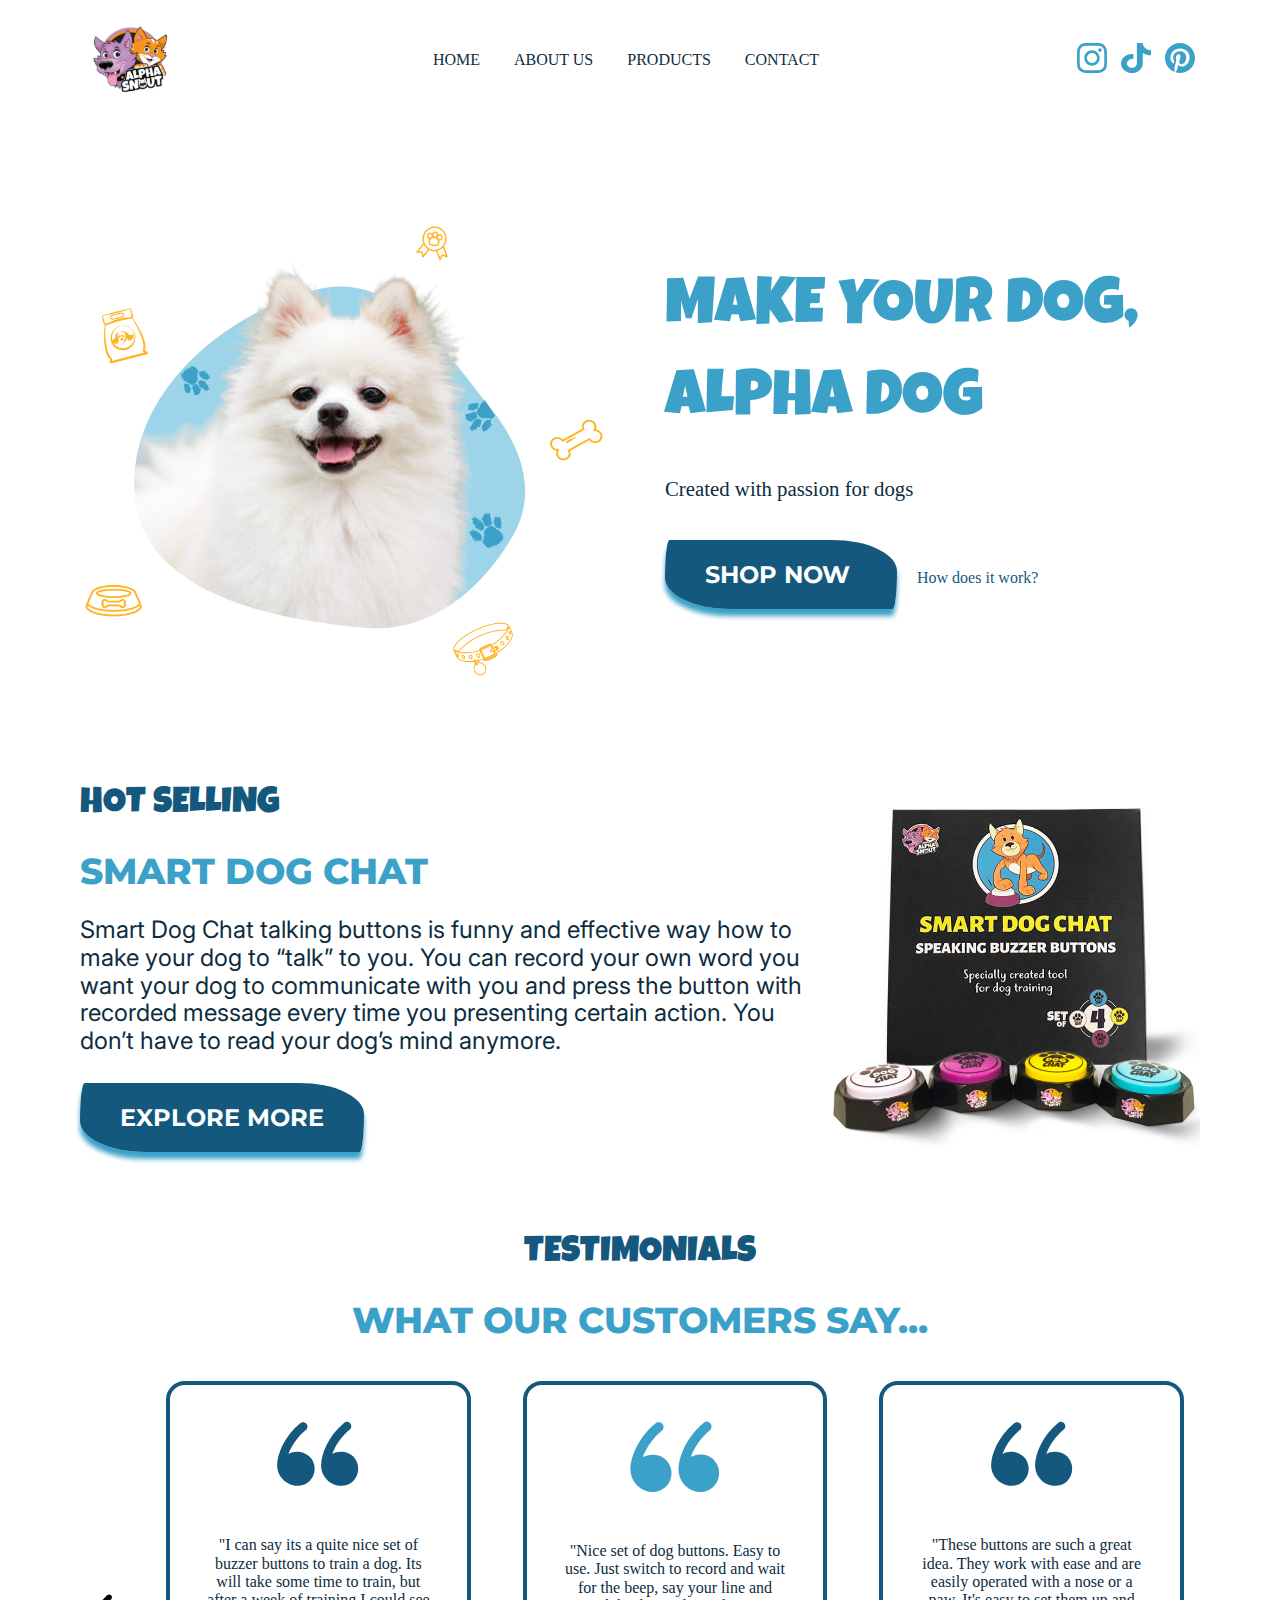
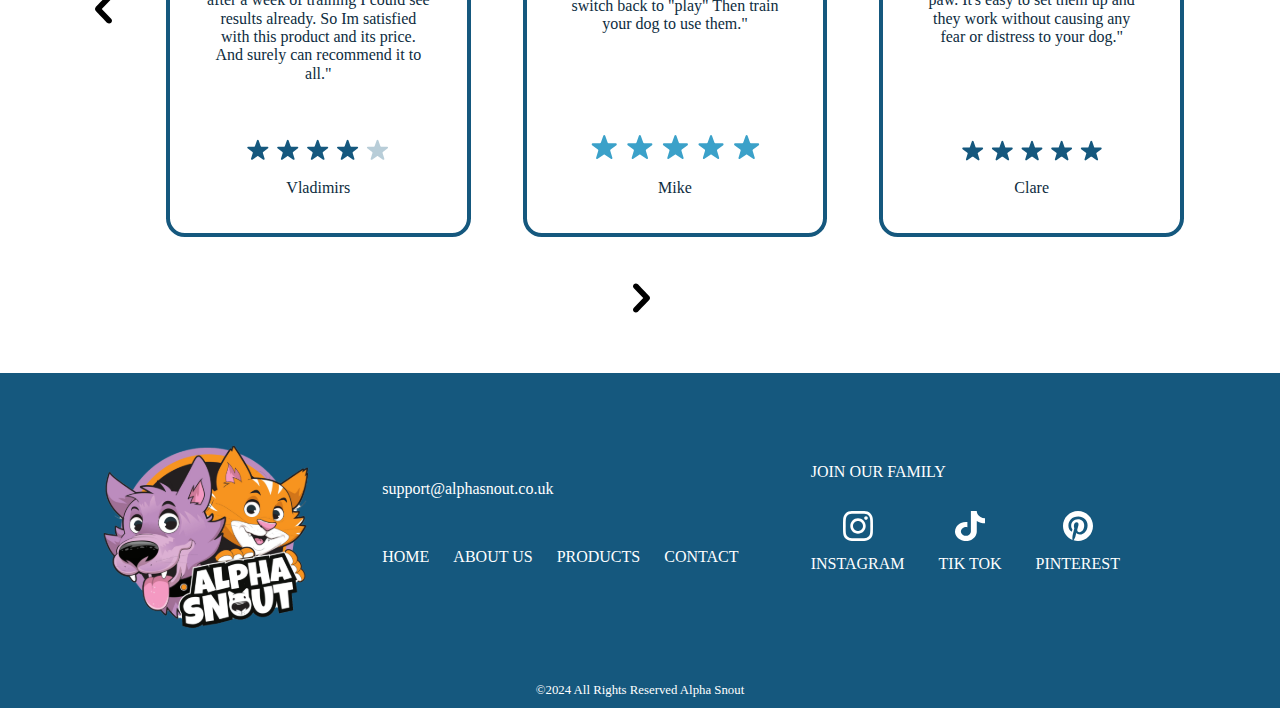
<file: index.html>
<!DOCTYPE html>
<html lang="en">
  <head>
    <meta charset="UTF-8" />
    <meta name="viewport" content="width=device-width, initial-scale=1.0" />
    <title>Alpha Snout</title>
    <link rel="preconnect" href="https://fonts.googleapis.com" />
    <link rel="preconnect" href="https://fonts.gstatic.com" crossorigin />
    <link
      href="https://fonts.googleapis.com/css2?family=Inter:wght@400;700;800&display=swap"
      rel="stylesheet"
    />
    <link
      href="https://fonts.googleapis.com/css2?family=Luckiest+Guy&display=swap"
      rel="stylesheet"
    />
    <link
      href="https://fonts.googleapis.com/css2?family=Montserrat:wght@400;500;600;700;800&display=swap"
      rel="stylesheet"
    />
    <link rel="stylesheet" href="shared.css" />
    <link rel="stylesheet" href="normalize.css" />
    <link rel="stylesheet" href="styles.css" />
    <link
      rel="icon"
      href="assets/alpha snout logo copy 2.png"
      type="image/x-icon"
    />
  </head>

  <body>
    <header class="header">
      <div class="logo">
        <a href="index.html">
          <img
            class="header-logo"
            src="assets/logo footer.svg"
            alt="Website Logo"
          />
        </a>
      </div>
      <nav class="header-nav">
        <ul class="header-ul">
          <li class="header-li"><a href="index.html">Home</a></li>
          <li class="header-li"><a href="pages/about.html">About Us</a></li>
          <li class="header-li"><a href="pages/products.html">Products</a></li>
          <li class="header-li"><a href="pages/contact.html">Contact</a></li>
        </ul>

        <div class="hamburger">
          <span class="bar"></span>
          <span class="bar"></span>
          <span class="bar"></span>
        </div>
      </nav>
      <div class="social-icons">
        <a
          href="https://www.instagram.com/alphasnout"
          target="_blank"
          rel="noopener noreferrer"
        >
          <svg
            width="30"
            height="30"
            viewBox="0 0 30 30"
            fill="none"
            xmlns="http://www.w3.org/2000/svg"
          >
            <path
              id="Vector"
              d="M15.0033 7.30838C10.7468 7.30838 7.31344 10.7425 7.31344 15C7.31344 19.2575 10.7468 22.6916 15.0033 22.6916C19.2599 22.6916 22.6933 19.2575 22.6933 15C22.6933 10.7425 19.2599 7.30838 15.0033 7.30838ZM15.0033 20.0006C12.2527 20.0006 10.0039 17.758 10.0039 15C10.0039 12.242 12.246 9.99944 15.0033 9.99944C17.7607 9.99944 20.0028 12.242 20.0028 15C20.0028 17.758 17.754 20.0006 15.0033 20.0006ZM24.8015 6.99375C24.8015 7.99119 23.9983 8.7878 23.0078 8.7878C22.0106 8.7878 21.2142 7.98449 21.2142 6.99375C21.2142 6.00301 22.0173 5.19971 23.0078 5.19971C23.9983 5.19971 24.8015 6.00301 24.8015 6.99375ZM29.8946 8.81457C29.7808 6.41136 29.232 4.28261 27.4718 2.52873C25.7184 0.774852 23.5901 0.225929 21.1874 0.105433C18.7111 -0.0351445 11.2889 -0.0351445 8.8126 0.105433C6.41662 0.219235 4.28834 0.768158 2.52817 2.52203C0.767987 4.27591 0.225878 6.40466 0.10541 8.80788C-0.0351366 11.2847 -0.0351366 18.7086 0.10541 21.1854C0.219186 23.5886 0.767987 25.7174 2.52817 27.4713C4.28834 29.2251 6.40993 29.7741 8.8126 29.8946C11.2889 30.0351 18.7111 30.0351 21.1874 29.8946C23.5901 29.7808 25.7184 29.2318 27.4718 27.4713C29.2253 25.7174 29.7741 23.5886 29.8946 21.1854C30.0351 18.7086 30.0351 11.2914 29.8946 8.81457ZM26.6955 23.843C26.1735 25.1551 25.1629 26.1659 23.8444 26.6947C21.8701 27.478 17.1852 27.2972 15.0033 27.2972C12.8215 27.2972 8.12995 27.4713 6.1623 26.6947C4.85053 26.1726 3.83993 25.1618 3.31121 23.843C2.52817 21.8682 2.70887 17.1823 2.70887 15C2.70887 12.8177 2.53486 8.12507 3.31121 6.15698C3.83324 4.84492 4.84384 3.8341 6.1623 3.30525C8.13664 2.52203 12.8215 2.70278 15.0033 2.70278C17.1852 2.70278 21.8767 2.52873 23.8444 3.30525C25.1562 3.8274 26.1668 4.83822 26.6955 6.15698C27.4785 8.13176 27.2978 12.8177 27.2978 15C27.2978 17.1823 27.4785 21.8749 26.6955 23.843Z"
              fill="#3BA1C9"
            />
          </svg>
        </a>

        <a
          href="https://www.tiktok.com/alphasnout"
          target="_blank"
          rel="noopener noreferrer"
        >
          <svg
            width="30"
            height="30"
            viewBox="0 0 30 30"
            fill="none"
            xmlns="http://www.w3.org/2000/svg"
          >
            <path
              id="tik tok"
              d="M30 12.3025C27.051 12.3087 24.1744 11.504 21.7764 10.0021V20.4767C21.7756 22.4167 21.0979 24.3102 19.8339 25.9041C18.57 27.498 16.78 28.7163 14.7033 29.396C12.6267 30.0758 10.3623 30.1846 8.21306 29.708C6.0638 29.2313 4.13208 28.1919 2.67619 26.7288C1.22029 25.2656 0.309628 23.4484 0.0659603 21.5201C-0.177707 19.5919 0.257237 17.6445 1.31263 15.9384C2.36803 14.2323 3.99358 12.8487 5.97191 11.9728C7.95024 11.0968 10.1871 10.7702 12.3833 11.0366V16.3049C11.3783 16.0283 10.2991 16.0366 9.29985 16.3287C8.30059 16.6208 7.43236 17.1816 6.81914 17.9312C6.20592 18.6808 5.87908 19.5807 5.88528 20.5025C5.89149 21.4243 6.23043 22.3208 6.85369 23.064C7.47696 23.8072 8.35268 24.3591 9.35581 24.6409C10.3589 24.9226 11.4381 24.9198 12.4393 24.6329C13.4405 24.3459 14.3125 23.7895 14.9308 23.0431C15.549 22.2967 15.8819 21.3985 15.8818 20.4767V0H21.7764C21.7723 0.435544 21.814 0.870494 21.901 1.29935C22.1058 2.25671 22.5317 3.16745 23.1526 3.97585C23.7735 4.78425 24.5764 5.47333 25.5121 6.00093C26.8433 6.7711 28.4041 7.1816 30 7.18131V12.3025Z"
              fill="#3BA1C9"
            />
          </svg>
        </a>

        <a
          href="https://www.pinterest.com/alphasnout"
          target="_blank"
          rel="noopener noreferrer"
        >
          <svg
            width="30"
            height="30"
            viewBox="0 0 30 30"
            fill="none"
            xmlns="http://www.w3.org/2000/svg"
          >
            <path
              id="pinterest"
              d="M30 15C30 23.2863 23.2863 30 15 30C13.4516 30 11.9637 29.7641 10.5605 29.3286C11.1714 28.3306 12.0847 26.6976 12.4234 25.3972C12.6048 24.6956 13.3548 21.8286 13.3548 21.8286C13.8448 22.7601 15.2722 23.5524 16.7903 23.5524C21.3145 23.5524 24.5746 19.3911 24.5746 14.2198C24.5746 9.26613 20.5282 5.55847 15.3266 5.55847C8.85484 5.55847 5.41331 9.90121 5.41331 14.6371C5.41331 16.8387 6.58669 19.5786 8.45565 20.4496C8.73992 20.5827 8.89113 20.5222 8.95766 20.25C9.00605 20.0444 9.26008 19.0222 9.375 18.5504C9.41129 18.3992 9.39314 18.2661 9.27218 18.121C8.66129 17.3649 8.16532 15.9859 8.16532 14.6976C8.16532 11.3891 10.6694 8.18952 14.9395 8.18952C18.623 8.18952 21.2056 10.6996 21.2056 14.2923C21.2056 18.3508 19.1552 21.1633 16.4879 21.1633C15.0181 21.1633 13.9113 19.9476 14.2681 18.4536C14.6915 16.6694 15.5081 14.746 15.5081 13.4577C15.5081 12.3085 14.8911 11.3468 13.6089 11.3468C12.1028 11.3468 10.8931 12.9012 10.8931 14.9879C10.8931 16.3185 11.3407 17.2137 11.3407 17.2137C11.3407 17.2137 9.85887 23.4919 9.58669 24.6653C9.28427 25.9597 9.40524 27.7863 9.53226 28.9718C3.95565 26.7883 0 21.3569 0 15C0 6.71371 6.71371 0 15 0C23.2863 0 30 6.71371 30 15Z"
              fill="#3BA1C9"
            />
          </svg>
        </a>
      </div>
    </header>

    <main>
      <section class="jumbotron">
        <div class="jumbotron-left">
          <img
            class="picture__home__pomerian"
            src="assets/jumbotron.png"
            alt="dog pomerian"
          />
        </div>

        <div class="jumbotron-right">
          <h1 class="jumbotron-h1">Make your dog, alpha dog</h1>
          <p class="jumbotron-paragraph">Created with passion for dogs</p>

          <div class="jumbotron-div-atags">
            <a class="button jumbotron-button" href="pages/products.html">
              SHOP NOW
            </a>
            <a class="jumbotron-atag" href="pages/products.html"
              >How does it work?</a
            >
          </div>
        </div>
      </section>

      <section class="hotselling">
        <div class="hotselling-left">
          <h3 class="h3-component">Hot selling</h3>
          <h1 class="h1-component">Smart dog chat</h1>
          <p class="hotselling-p">
            Smart Dog Chat talking buttons is funny and effective way how to
            make your dog to “talk” to you. You can record your own word you
            want your dog to communicate with you and press the button with
            recorded message every time you presenting certain action. You don’t
            have to read your dog’s mind anymore.
          </p>
          <a class="button hotselling-button" href="pages/products.html">
            EXPLORE MORE
          </a>
        </div>

        <div class="hotselling-right">
          <img
            class="hotselling-image"
            src="assets/Smart%20dog%20chat%20packaging.png"
            alt="smart dog chat packaging"
          />
        </div>
      </section>

      <!----------------------------------------------- TESTIMONIALS --------------------------------- -->

      <section class="section-space testimonials">
        <h3 class="h3-component testimonials-h3">testimonials</h3>
        <h1 class="h1-component testimonials-h1">what our customers say...</h1>

        <div class="testimonials-container">
          <svg class="svg-icon testimonials-chevron-left">
            <use xlink:href="assets/sprite.svg#icon-chevron-left"></use>
          </svg>

          <div class="testimonials-box">
            <img
              class="testimonials-img-quotes"
              src="assets/testimonials top icon .svg"
              alt="dog talking buttons testimonials"
            />
            <p class="testimonials-p">
              "I can say its a quite nice set of buzzer buttons to train a dog.
              Its will take some time to train, but after a week of training I
              could see results already. So Im satisfied with this product and
              its price. And surely can recommend it to all."
            </p>
            <div class="testimonials-div-stars-name">
              <svg
                class="testimonials-svg-stars"
                width="146"
                height="26"
                viewBox="0 0 146 26"
                fill="none"
                xmlns="http://www.w3.org/2000/svg"
              >
                <g id="Group 23575">
                  <path
                    id="Star 1"
                    d="M12.0167 2.31115C12.2836 1.54708 13.3641 1.54708 13.631 2.31115L15.643 8.07265C15.7608 8.40983 16.0757 8.63829 16.4328 8.64553L22.5517 8.76964C23.3631 8.7861 23.6972 9.81796 23.0493 10.3068L18.179 13.982C17.8927 14.1981 17.7717 14.5699 17.876 14.9131L19.6473 20.7405C19.8829 21.5156 19.0085 22.1532 18.3425 21.6919L13.3106 18.2068C13.0178 18.0039 12.6299 18.0039 12.3371 18.2068L7.30516 21.6919C6.63913 22.1532 5.7648 21.5156 6.00042 20.7405L7.77169 14.9131C7.87601 14.5699 7.755 14.1981 7.46869 13.982L2.59834 10.3068C1.95052 9.81796 2.28456 8.7861 3.09597 8.76964L9.21485 8.64553C9.57193 8.63829 9.88687 8.40984 10.0046 8.07265L12.0167 2.31115Z"
                    fill="#15587E"
                  />
                  <path
                    id="Star 3"
                    d="M71.8614 2.31115C72.1283 1.54708 73.2088 1.54708 73.4757 2.31115L75.4878 8.07265C75.6055 8.40983 75.9205 8.63829 76.2775 8.64553L82.3964 8.76964C83.2078 8.7861 83.5419 9.81796 82.8941 10.3068L78.0237 13.982C77.7374 14.1981 77.6164 14.5699 77.7207 14.9131L79.492 20.7405C79.7276 21.5156 78.8533 22.1532 78.1872 21.6919L73.1553 18.2068C72.8625 18.0039 72.4746 18.0039 72.1818 18.2068L67.1499 21.6919C66.4839 22.1532 65.6095 21.5156 65.8451 20.7405L67.6164 14.9131C67.7207 14.5699 67.5997 14.1981 67.3134 13.982L62.4431 10.3068C61.7952 9.81796 62.1293 8.7861 62.9407 8.76964L69.0596 8.64553C69.4167 8.63829 69.7316 8.40984 69.8494 8.07265L71.8614 2.31115Z"
                    fill="#15587E"
                  />
                  <path
                    id="Star 2"
                    d="M41.9396 2.31115C42.2064 1.54708 43.287 1.54708 43.5538 2.31115L45.5659 8.07265C45.6836 8.40983 45.9986 8.63829 46.3557 8.64553L52.4746 8.76964C53.286 8.7861 53.62 9.81796 52.9722 10.3068L48.1018 13.982C47.8155 14.1981 47.6945 14.5699 47.7988 14.9131L49.5701 20.7405C49.8057 21.5156 48.9314 22.1532 48.2654 21.6919L43.2335 18.2068C42.9406 18.0039 42.5527 18.0039 42.2599 18.2068L37.228 21.6919C36.562 22.1532 35.6876 21.5156 35.9233 20.7405L37.6945 14.9131C37.7989 14.5699 37.6779 14.1981 37.3915 13.982L32.5212 10.3068C31.8734 9.81796 32.2074 8.7861 33.0188 8.76964L39.1377 8.64553C39.4948 8.63829 39.8097 8.40984 39.9275 8.07265L41.9396 2.31115Z"
                    fill="#15587E"
                  />
                  <path
                    id="Star 4"
                    d="M101.784 2.31115C102.051 1.54708 103.131 1.54708 103.398 2.31115L105.41 8.07265C105.528 8.40983 105.843 8.63829 106.2 8.64553L112.319 8.76964C113.13 8.7861 113.464 9.81796 112.816 10.3068L107.946 13.982C107.66 14.1981 107.539 14.5699 107.643 14.9131L109.414 20.7405C109.65 21.5156 108.776 22.1532 108.11 21.6919L103.078 18.2068C102.785 18.0039 102.397 18.0039 102.104 18.2068L97.0723 21.6919C96.4062 22.1532 95.5319 21.5156 95.7675 20.7405L97.5388 14.9131C97.6431 14.5699 97.5221 14.1981 97.2358 13.982L92.3654 10.3068C91.7176 9.81796 92.0516 8.7861 92.8631 8.76964L98.9819 8.64553C99.339 8.63829 99.654 8.40984 99.7717 8.07265L101.784 2.31115Z"
                    fill="#15587E"
                  />
                  <path
                    id="Star 5"
                    d="M131.706 2.31115C131.973 1.54708 133.053 1.54708 133.32 2.31115L135.332 8.07265C135.45 8.40983 135.765 8.63829 136.122 8.64553L142.241 8.76964C143.052 8.7861 143.386 9.81796 142.738 10.3068L137.868 13.982C137.582 14.1981 137.461 14.5699 137.565 14.9131L139.336 20.7405C139.572 21.5156 138.698 22.1532 138.031 21.6919L133 18.2068C132.707 18.0039 132.319 18.0039 132.026 18.2068L126.994 21.6919C126.328 22.1532 125.454 21.5156 125.689 20.7405L127.461 14.9131C127.565 14.5699 127.444 14.1981 127.158 13.982L122.287 10.3068C121.639 9.81796 121.974 8.7861 122.785 8.76964L128.904 8.64553C129.261 8.63829 129.576 8.40984 129.694 8.07265L131.706 2.31115Z"
                    fill="#15587E"
                    fill-opacity="0.3"
                  />
                </g>
              </svg>
              <p>Vladimirs</p>
            </div>
          </div>

          <div class="testimonials-box">
            <img
              class="testimonials-img-quotes"
              src="assets/testimonials top icon highlighted .svg"
              alt="dog talking buttons reviews"
            />
            <p class="testimonials-p">
              "Nice set of dog buttons. Easy to use. Just switch to record and
              wait for the beep, say your line and switch back to "play" Then
              train your dog to use them."
            </p>
            <div class="testimonials-div-stars-name">
              <svg
                class="testimonials-svg-stars"
                width="173"
                height="32"
                viewBox="0 0 173 32"
                fill="none"
                xmlns="http://www.w3.org/2000/svg"
              >
                <g id="Group 23575">
                  <path
                    id="Star 1"
                    d="M14.2937 3.6338C14.6102 2.72306 15.8982 2.72307 16.2148 3.63381L18.6084 10.5198C18.748 10.9216 19.123 11.194 19.5482 11.2026L26.8369 11.3512C27.8008 11.3708 28.1989 12.5958 27.4305 13.1783L21.6212 17.5826C21.2823 17.8396 21.139 18.2803 21.2622 18.6875L23.3733 25.6652C23.6525 26.5881 22.6104 27.3452 21.819 26.7945L15.8351 22.6305C15.486 22.3875 15.0225 22.3875 14.6734 22.6305L8.68945 26.7945C7.89802 27.3452 6.85601 26.5881 7.13521 25.6652L9.24626 18.6875C9.36943 18.2803 9.22621 17.8396 8.88727 17.5826L3.07795 13.1783C2.30961 12.5958 2.70763 11.3708 3.67162 11.3512L10.9602 11.2026C11.3855 11.194 11.7604 10.9216 11.9001 10.5198L14.2937 3.6338Z"
                    fill="#3BA1C9"
                  />
                  <path
                    id="Star 3"
                    d="M85.4802 3.6338C85.7968 2.72306 87.0848 2.72307 87.4013 3.63381L89.7949 10.5198C89.9346 10.9216 90.3095 11.194 90.7348 11.2026L98.0234 11.3512C98.9874 11.3708 99.3854 12.5958 98.617 13.1783L92.8077 17.5826C92.4688 17.8396 92.3256 18.2803 92.4487 18.6875L94.5598 25.6652C94.839 26.5881 93.797 27.3452 93.0055 26.7945L87.0216 22.6305C86.6725 22.3875 86.209 22.3875 85.8599 22.6305L79.876 26.7945C79.0845 27.3452 78.0425 26.5881 78.3217 25.6652L80.4328 18.6875C80.556 18.2803 80.4127 17.8396 80.0738 17.5826L74.2645 13.1783C73.4961 12.5958 73.8942 11.3708 74.8581 11.3512L82.1468 11.2026C82.572 11.194 82.947 10.9216 83.0866 10.5198L85.4802 3.6338Z"
                    fill="#3BA1C9"
                  />
                  <path
                    id="Star 2"
                    d="M49.8874 3.6338C50.204 2.72306 51.492 2.72307 51.8086 3.63381L54.2021 10.5198C54.3418 10.9216 54.7167 11.194 55.142 11.2026L62.4306 11.3512C63.3946 11.3708 63.7926 12.5958 63.0243 13.1783L57.215 17.5826C56.876 17.8396 56.7328 18.2803 56.856 18.6875L58.967 25.6652C59.2462 26.5881 58.2042 27.3452 57.4128 26.7945L51.4288 22.6305C51.0797 22.3875 50.6163 22.3875 50.2671 22.6305L44.2832 26.7945C43.4918 27.3452 42.4498 26.5881 42.729 25.6652L44.84 18.6875C44.9632 18.2803 44.82 17.8396 44.481 17.5826L38.6717 13.1783C37.9034 12.5958 38.3014 11.3708 39.2654 11.3512L46.554 11.2026C46.9792 11.194 47.3542 10.9216 47.4938 10.5198L49.8874 3.6338Z"
                    fill="#3BA1C9"
                  />
                  <path
                    id="Star 4"
                    d="M121.074 3.6338C121.391 2.72306 122.679 2.72307 122.995 3.63381L125.389 10.5198C125.528 10.9216 125.903 11.194 126.329 11.2026L133.617 11.3512C134.581 11.3708 134.979 12.5958 134.211 13.1783L128.401 17.5826C128.063 17.8396 127.919 18.2803 128.042 18.6875L130.154 25.6652C130.433 26.5881 129.391 27.3452 128.599 26.7945L122.615 22.6305C122.266 22.3875 121.803 22.3875 121.454 22.6305L115.47 26.7945C114.678 27.3452 113.636 26.5881 113.915 25.6652L116.027 18.6875C116.15 18.2803 116.006 17.8396 115.668 17.5826L109.858 13.1783C109.09 12.5958 109.488 11.3708 110.452 11.3512L117.741 11.2026C118.166 11.194 118.541 10.9216 118.68 10.5198L121.074 3.6338Z"
                    fill="#3BA1C9"
                  />
                  <path
                    id="Star 5"
                    d="M156.667 3.6338C156.983 2.72306 158.271 2.72307 158.588 3.63381L160.981 10.5198C161.121 10.9216 161.496 11.194 161.921 11.2026L169.21 11.3512C170.174 11.3708 170.572 12.5958 169.804 13.1783L163.994 17.5826C163.655 17.8396 163.512 18.2803 163.635 18.6875L165.746 25.6652C166.026 26.5881 164.983 27.3452 164.192 26.7945L158.208 22.6305C157.859 22.3875 157.396 22.3875 157.046 22.6305L151.062 26.7945C150.271 27.3452 149.229 26.5881 149.508 25.6652L151.619 18.6875C151.742 18.2803 151.599 17.8396 151.26 17.5826L145.451 13.1783C144.683 12.5958 145.081 11.3708 146.045 11.3512L153.333 11.2026C153.759 11.194 154.133 10.9216 154.273 10.5198L156.667 3.6338Z"
                    fill="#3BA1C9"
                  />
                </g>
              </svg>
              <p>Mike</p>
            </div>
          </div>

          <div class="testimonials-box">
            <img
              class="testimonials-img-quotes"
              src="assets/testimonials top icon .svg"
              alt="dog talking buttons testimonials"
            />
            <p class="testimonials-p">
              "These buttons are such a great idea. They work with ease and are
              easily operated with a nose or a paw. It's easy to set them up and
              they work without causing any fear or distress to your dog."
            </p>

            <div class="testimonials-div-stars-name">
              <svg
                class="testimonials-svg-stars"
                width="144"
                height="25"
                viewBox="0 0 144 25"
                fill="none"
                xmlns="http://www.w3.org/2000/svg"
              >
                <g id="Group 23575">
                  <path
                    id="Star 1"
                    d="M11.8993 2.28143C12.1679 1.52128 13.2429 1.52128 13.5115 2.28143L15.4956 7.89684C15.6142 8.23258 15.9285 8.45964 16.2845 8.46678L22.2976 8.58733C23.1115 8.60365 23.4442 9.64066 22.7916 10.1274L18.0222 13.6847C17.7325 13.9008 17.6099 14.2758 17.7162 14.6213L19.4544 20.2735C19.6922 21.047 18.822 21.6874 18.1543 21.2302L13.1883 17.8306C12.8972 17.6313 12.5136 17.6313 12.2225 17.8306L7.25653 21.2302C6.58877 21.6874 5.71856 21.047 5.95643 20.2735L7.6946 14.6213C7.80085 14.2758 7.67833 13.9008 7.38859 13.6847L2.61919 10.1274C1.96663 9.64066 2.29928 8.60365 3.1132 8.58733L9.1263 8.46678C9.48231 8.45964 9.79662 8.23258 9.91525 7.89684L11.8993 2.28143Z"
                    fill="#15587E"
                  />
                  <path
                    id="Star 3"
                    d="M71.1933 2.28143C71.4618 1.52128 72.5369 1.52128 72.8054 2.28143L74.7895 7.89684C74.9081 8.23258 75.2224 8.45964 75.5784 8.46678L81.5916 8.58733C82.4055 8.60365 82.7381 9.64066 82.0856 10.1274L77.3162 13.6847C77.0264 13.9008 76.9039 14.2758 77.0101 14.6213L78.7483 20.2735C78.9862 21.047 78.116 21.6874 77.4482 21.2302L72.4823 17.8306C72.1912 17.6313 71.8075 17.6313 71.5164 17.8306L66.5505 21.2302C65.8827 21.6874 65.0125 21.047 65.2504 20.2735L66.9886 14.6213C67.0948 14.2758 66.9723 13.9008 66.6825 13.6847L61.9131 10.1274C61.2606 9.64066 61.5932 8.60365 62.4071 8.58733L68.4202 8.46678C68.7763 8.45964 69.0906 8.23258 69.2092 7.89684L71.1933 2.28143Z"
                    fill="#15587E"
                  />
                  <path
                    id="Star 2"
                    d="M41.5458 2.28143C41.8144 1.52128 42.8894 1.52128 43.158 2.28143L45.142 7.89684C45.2607 8.23258 45.575 8.45964 45.931 8.46678L51.9441 8.58733C52.758 8.60365 53.0907 9.64066 52.4381 10.1274L47.6687 13.6847C47.379 13.9008 47.2564 14.2758 47.3627 14.6213L49.1009 20.2735C49.3387 21.047 48.4685 21.6874 47.8008 21.2302L42.8348 17.8306C42.5437 17.6313 42.1601 17.6313 41.8689 17.8306L36.903 21.2302C36.2352 21.6874 35.365 21.047 35.6029 20.2735L37.3411 14.6213C37.4473 14.2758 37.3248 13.9008 37.0351 13.6847L32.2657 10.1274C31.6131 9.64066 31.9458 8.60365 32.7597 8.58733L38.7728 8.46678C39.1288 8.45964 39.4431 8.23258 39.5617 7.89684L41.5458 2.28143Z"
                    fill="#15587E"
                  />
                  <path
                    id="Star 4"
                    d="M100.84 2.28143C101.108 1.52128 102.183 1.52128 102.452 2.28143L104.436 7.89684C104.555 8.23258 104.869 8.45964 105.225 8.46678L111.238 8.58733C112.052 8.60365 112.385 9.64066 111.732 10.1274L106.963 13.6847C106.673 13.9008 106.55 14.2758 106.657 14.6213L108.395 20.2735C108.633 21.047 107.762 21.6874 107.095 21.2302L102.129 17.8306C101.838 17.6313 101.454 17.6313 101.163 17.8306L96.197 21.2302C95.5292 21.6874 94.659 21.047 94.8969 20.2735L96.635 14.6213C96.7413 14.2758 96.6188 13.9008 96.329 13.6847L91.5596 10.1274C90.9071 9.64066 91.2397 8.60365 92.0536 8.58733L98.0667 8.46678C98.4227 8.45964 98.7371 8.23258 98.8557 7.89684L100.84 2.28143Z"
                    fill="#15587E"
                  />
                  <path
                    id="Star 5"
                    d="M130.487 2.28143C130.756 1.52128 131.831 1.52128 132.099 2.28143L134.083 7.89684C134.202 8.23258 134.516 8.45964 134.872 8.46678L140.885 8.58733C141.699 8.60365 142.032 9.64066 141.379 10.1274L136.61 13.6847C136.32 13.9008 136.198 14.2758 136.304 14.6213L138.042 20.2735C138.28 21.047 137.41 21.6874 136.742 21.2302L131.776 17.8306C131.485 17.6313 131.101 17.6313 130.81 17.8306L125.844 21.2302C125.177 21.6874 124.306 21.047 124.544 20.2735L126.282 14.6213C126.389 14.2758 126.266 13.9008 125.976 13.6847L121.207 10.1274C120.555 9.64066 120.887 8.60365 121.701 8.58733L127.714 8.46678C128.07 8.45964 128.385 8.23258 128.503 7.89684L130.487 2.28143Z"
                    fill="#15587E"
                  />
                </g>
              </svg>
              <p>Clare</p>
            </div>
          </div>

          <svg class="svg-icon testimonials-chevron-right">
            <use
              class="svg-use"
              xlink:href="assets/sprite.svg#icon-chevron-right"
            ></use>
          </svg>
        </div>
      </section>

      <!----------------------------------------------- TESTIMONIALS --------------------------------- -->
    </main>

    <footer>
      <div class="footer">
        <img
          class="footer-img-logo"
          src="assets/logo footer.svg"
          alt="alpha snout smart dog chat"
        />
        <div class="footer-div-navbar-mail">
          <a class="footer-email" href="mailto:support@alphasnout.co.uk"
            >support@alphasnout.co.uk</a
          >
          <nav class="footer-nav">
            <ul class="footer-ul">
              <li class="footer-li">
                <a class="footer-li-a" href="index.html">HOME</a>
              </li>
              <li class="footer-li">
                <a class="footer-li-a" href="pages/about.html">ABOUT US</a>
              </li>
              <li class="footer-li">
                <a class="footer-li-a" href="pages/products.html">PRODUCTS</a>
              </li>
              <li class="footer-li">
                <a class="footer-li-a" href="pages/contact.html">CONTACT</a>
              </li>
            </ul>
          </nav>
        </div>

        <div class="footer-div-join-family">
          <p class="footer-div-join-family-p">JOIN OUR FAMILY</p>

          <div class="footer-div-socials">
            <a
              class="footer-div-socials-a"
              href="https://www.instagram.com/alphasnout"
            >
              <img
                class="footer-social-icon"
                src="assets/ig icon footer .svg"
                alt="alphasnout instagram"
              />
              <p class="footer-div-socials-p">INSTAGRAM</p>
            </a>
          </div>

          <div class="footer-div-socials">
            <a
              class="footer-div-socials-a"
              href="https://www.tiktok.com/alphasnout"
            >
              <img
                class="footer-social-icon"
                src="assets/tik tok icon footer .svg"
                alt="alpha snout tik tok"
              />
              <p class="footer-div-socials-p">TIK TOK</p>
            </a>
          </div>

          <div class="footer-div-socials">
            <a
              class="footer-div-socials-a"
              href="https://www.pinterest.com/alphasnout"
            >
              <img
                class="footer-social-icon"
                src="assets/pinterest icon footer .svg"
                alt="alpha snout pinterest"
              />
              <p class="footer-div-socials-p">PINTEREST</p>
            </a>
          </div>
        </div>
      </div>
      <small class="footer-copy"
        >&copy;2024 All Rights Reserved Alpha Snout</small
      >
    </footer>

    <script src="js/script.js"></script>
  </body>
</html>
</file>
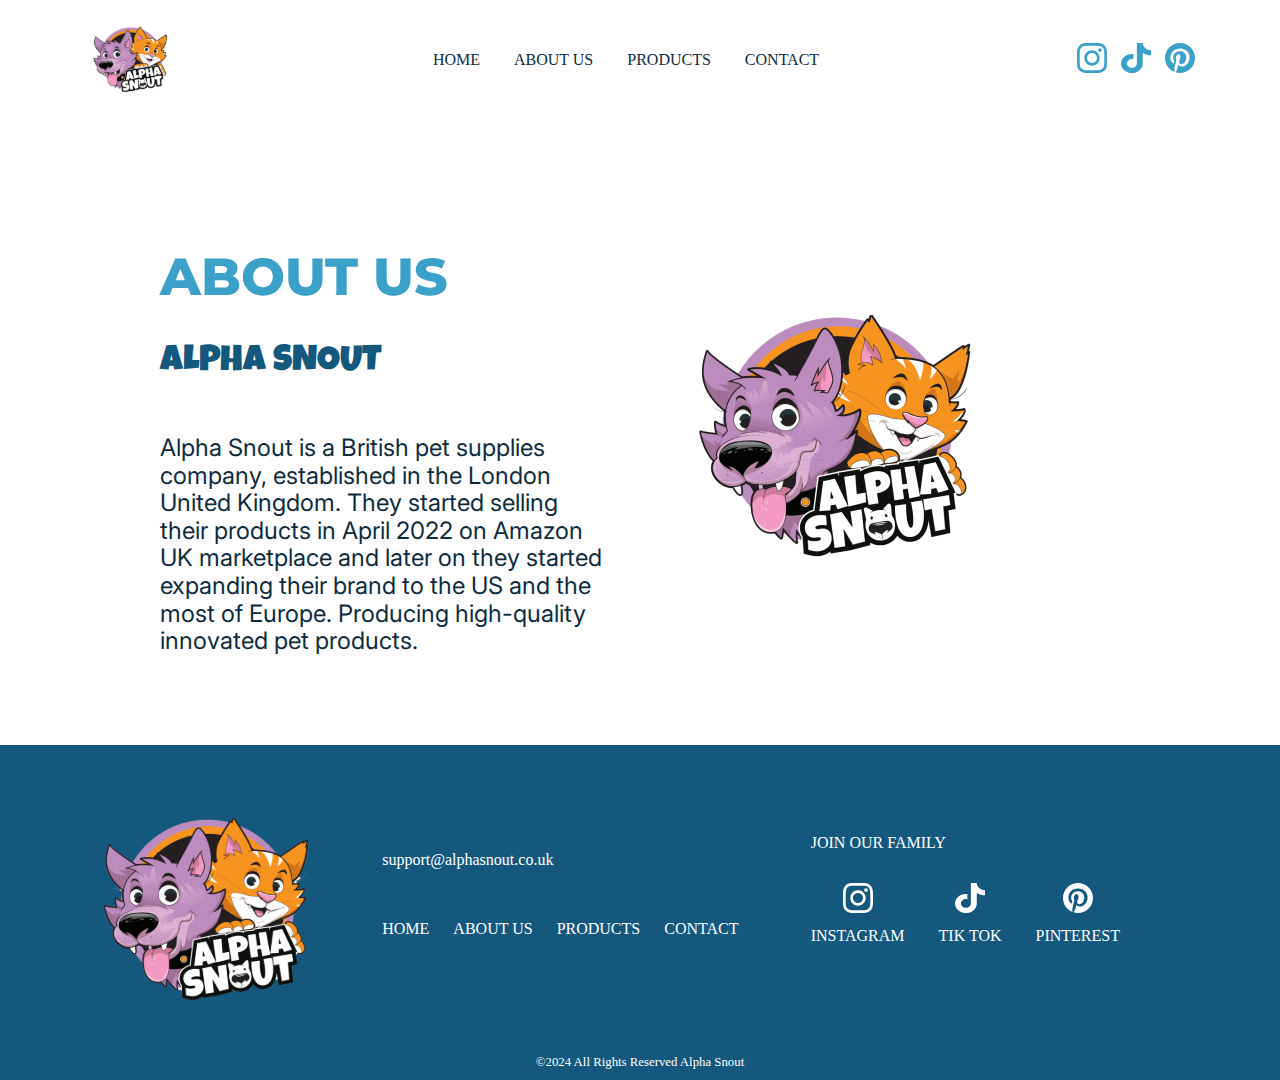
<file: pages/about.html>
<!DOCTYPE html>
<html lang="en">
  <head>
    <meta charset="UTF-8" />
    <meta name="viewport" content="width=device-width, initial-scale=1.0" />
    <title>Alpha Snout | About</title>
    <link rel="preconnect" href="https://fonts.googleapis.com" />
    <link rel="preconnect" href="https://fonts.gstatic.com" crossorigin />
    <link
      href="https://fonts.googleapis.com/css2?family=Inter:wght@400;700;800&display=swap"
      rel="stylesheet"
    />
    <link
      href="https://fonts.googleapis.com/css2?family=Luckiest+Guy&display=swap"
      rel="stylesheet"
    />
    <link
      href="https://fonts.googleapis.com/css2?family=Montserrat:wght@400;500;600;700;800&display=swap"
      rel="stylesheet"
    />
    <link rel="stylesheet" href="../shared.css" />
    <link rel="stylesheet" href="../normalize.css" />
    <link rel="stylesheet" href="about.css" />
    <link
      rel="icon"
      href="../assets/alpha snout logo copy 2.png"
      type="image/x-icon"
    />
  </head>

  <body>
    <header class="header">
      <div class="logo">
        <a href="index.html">
          <img
            class="header-logo"
            src="../assets/logo footer.svg"
            alt="Website Logo"
          />
        </a>
      </div>
      <nav class="header-nav">
        <ul class="header-ul">
          <li class="header-li"><a href="../index.html">Home</a></li>
          <li class="header-li"><a href="about.html">About Us</a></li>
          <li class="header-li"><a href="products.html">Products</a></li>
          <li class="header-li"><a href="contact.html">Contact</a></li>
        </ul>

        <div class="hamburger">
          <span class="bar"></span>
          <span class="bar"></span>
          <span class="bar"></span>
        </div>
      </nav>
      <div class="social-icons">
        <a
          href="https://www.instagram.com/alphasnout"
          target="_blank"
          rel="noopener noreferrer"
        >
          <svg
            width="30"
            height="30"
            viewBox="0 0 30 30"
            fill="none"
            xmlns="http://www.w3.org/2000/svg"
          >
            <path
              id="Vector"
              d="M15.0033 7.30838C10.7468 7.30838 7.31344 10.7425 7.31344 15C7.31344 19.2575 10.7468 22.6916 15.0033 22.6916C19.2599 22.6916 22.6933 19.2575 22.6933 15C22.6933 10.7425 19.2599 7.30838 15.0033 7.30838ZM15.0033 20.0006C12.2527 20.0006 10.0039 17.758 10.0039 15C10.0039 12.242 12.246 9.99944 15.0033 9.99944C17.7607 9.99944 20.0028 12.242 20.0028 15C20.0028 17.758 17.754 20.0006 15.0033 20.0006ZM24.8015 6.99375C24.8015 7.99119 23.9983 8.7878 23.0078 8.7878C22.0106 8.7878 21.2142 7.98449 21.2142 6.99375C21.2142 6.00301 22.0173 5.19971 23.0078 5.19971C23.9983 5.19971 24.8015 6.00301 24.8015 6.99375ZM29.8946 8.81457C29.7808 6.41136 29.232 4.28261 27.4718 2.52873C25.7184 0.774852 23.5901 0.225929 21.1874 0.105433C18.7111 -0.0351445 11.2889 -0.0351445 8.8126 0.105433C6.41662 0.219235 4.28834 0.768158 2.52817 2.52203C0.767987 4.27591 0.225878 6.40466 0.10541 8.80788C-0.0351366 11.2847 -0.0351366 18.7086 0.10541 21.1854C0.219186 23.5886 0.767987 25.7174 2.52817 27.4713C4.28834 29.2251 6.40993 29.7741 8.8126 29.8946C11.2889 30.0351 18.7111 30.0351 21.1874 29.8946C23.5901 29.7808 25.7184 29.2318 27.4718 27.4713C29.2253 25.7174 29.7741 23.5886 29.8946 21.1854C30.0351 18.7086 30.0351 11.2914 29.8946 8.81457ZM26.6955 23.843C26.1735 25.1551 25.1629 26.1659 23.8444 26.6947C21.8701 27.478 17.1852 27.2972 15.0033 27.2972C12.8215 27.2972 8.12995 27.4713 6.1623 26.6947C4.85053 26.1726 3.83993 25.1618 3.31121 23.843C2.52817 21.8682 2.70887 17.1823 2.70887 15C2.70887 12.8177 2.53486 8.12507 3.31121 6.15698C3.83324 4.84492 4.84384 3.8341 6.1623 3.30525C8.13664 2.52203 12.8215 2.70278 15.0033 2.70278C17.1852 2.70278 21.8767 2.52873 23.8444 3.30525C25.1562 3.8274 26.1668 4.83822 26.6955 6.15698C27.4785 8.13176 27.2978 12.8177 27.2978 15C27.2978 17.1823 27.4785 21.8749 26.6955 23.843Z"
              fill="#3BA1C9"
            />
          </svg>
        </a>

        <a
          href="https://www.tiktok.com/alphasnout"
          target="_blank"
          rel="noopener noreferrer"
        >
          <svg
            width="30"
            height="30"
            viewBox="0 0 30 30"
            fill="none"
            xmlns="http://www.w3.org/2000/svg"
          >
            <path
              id="tik tok"
              d="M30 12.3025C27.051 12.3087 24.1744 11.504 21.7764 10.0021V20.4767C21.7756 22.4167 21.0979 24.3102 19.8339 25.9041C18.57 27.498 16.78 28.7163 14.7033 29.396C12.6267 30.0758 10.3623 30.1846 8.21306 29.708C6.0638 29.2313 4.13208 28.1919 2.67619 26.7288C1.22029 25.2656 0.309628 23.4484 0.0659603 21.5201C-0.177707 19.5919 0.257237 17.6445 1.31263 15.9384C2.36803 14.2323 3.99358 12.8487 5.97191 11.9728C7.95024 11.0968 10.1871 10.7702 12.3833 11.0366V16.3049C11.3783 16.0283 10.2991 16.0366 9.29985 16.3287C8.30059 16.6208 7.43236 17.1816 6.81914 17.9312C6.20592 18.6808 5.87908 19.5807 5.88528 20.5025C5.89149 21.4243 6.23043 22.3208 6.85369 23.064C7.47696 23.8072 8.35268 24.3591 9.35581 24.6409C10.3589 24.9226 11.4381 24.9198 12.4393 24.6329C13.4405 24.3459 14.3125 23.7895 14.9308 23.0431C15.549 22.2967 15.8819 21.3985 15.8818 20.4767V0H21.7764C21.7723 0.435544 21.814 0.870494 21.901 1.29935C22.1058 2.25671 22.5317 3.16745 23.1526 3.97585C23.7735 4.78425 24.5764 5.47333 25.5121 6.00093C26.8433 6.7711 28.4041 7.1816 30 7.18131V12.3025Z"
              fill="#3BA1C9"
            />
          </svg>
        </a>

        <a
          href="https://www.pinterest.com/alphasnout"
          target="_blank"
          rel="noopener noreferrer"
        >
          <svg
            width="30"
            height="30"
            viewBox="0 0 30 30"
            fill="none"
            xmlns="http://www.w3.org/2000/svg"
          >
            <path
              id="pinterest"
              d="M30 15C30 23.2863 23.2863 30 15 30C13.4516 30 11.9637 29.7641 10.5605 29.3286C11.1714 28.3306 12.0847 26.6976 12.4234 25.3972C12.6048 24.6956 13.3548 21.8286 13.3548 21.8286C13.8448 22.7601 15.2722 23.5524 16.7903 23.5524C21.3145 23.5524 24.5746 19.3911 24.5746 14.2198C24.5746 9.26613 20.5282 5.55847 15.3266 5.55847C8.85484 5.55847 5.41331 9.90121 5.41331 14.6371C5.41331 16.8387 6.58669 19.5786 8.45565 20.4496C8.73992 20.5827 8.89113 20.5222 8.95766 20.25C9.00605 20.0444 9.26008 19.0222 9.375 18.5504C9.41129 18.3992 9.39314 18.2661 9.27218 18.121C8.66129 17.3649 8.16532 15.9859 8.16532 14.6976C8.16532 11.3891 10.6694 8.18952 14.9395 8.18952C18.623 8.18952 21.2056 10.6996 21.2056 14.2923C21.2056 18.3508 19.1552 21.1633 16.4879 21.1633C15.0181 21.1633 13.9113 19.9476 14.2681 18.4536C14.6915 16.6694 15.5081 14.746 15.5081 13.4577C15.5081 12.3085 14.8911 11.3468 13.6089 11.3468C12.1028 11.3468 10.8931 12.9012 10.8931 14.9879C10.8931 16.3185 11.3407 17.2137 11.3407 17.2137C11.3407 17.2137 9.85887 23.4919 9.58669 24.6653C9.28427 25.9597 9.40524 27.7863 9.53226 28.9718C3.95565 26.7883 0 21.3569 0 15C0 6.71371 6.71371 0 15 0C23.2863 0 30 6.71371 30 15Z"
              fill="#3BA1C9"
            />
          </svg>
        </a>
      </div>
    </header>
    <main>
      <section class="about">
        <div class="about-left">
          <h1 class="about-h1">ABOUT US</h1>
          <h2 class="about-h2">ALPHA SNOUT</h2>
          <p class="about-p">
            Alpha Snout is a British pet supplies company, established in the
            London United Kingdom. They started selling their products in April
            2022 on Amazon UK marketplace and later on they started expanding
            their brand to the US and the most of Europe. Producing high-quality
            innovated pet products.
          </p>
        </div>
        <div class="about-right">
          <img
            class="about-img"
            src="../assets/alpha snout logo about us.png"
            alt="Alpha Snout Dog Talking Buttons Logo"
          />
        </div>
      </section>
    </main>

    <footer>
      <div class="footer">
        <img
          class="footer-img-logo"
          src="../assets/logo footer.svg"
          alt="alpha snout smart dog chat"
        />
        <div class="footer-div-navbar-mail">
          <a class="footer-email" href="mailto:support@alphasnout.co.uk"
            >support@alphasnout.co.uk</a
          >
          <nav class="footer-nav">
            <ul class="footer-ul">
              <li class="footer-li">
                <a class="footer-li-a" href="../index.html">HOME</a>
              </li>
              <li class="footer-li">
                <a class="footer-li-a" href="about.html">ABOUT US</a>
              </li>
              <li class="footer-li">
                <a class="footer-li-a" href="products.html">PRODUCTS</a>
              </li>
              <li class="footer-li">
                <a class="footer-li-a" href="contact.html">CONTACT</a>
              </li>
            </ul>
          </nav>
        </div>

        <div class="footer-div-join-family">
          <p class="footer-div-join-family-p">JOIN OUR FAMILY</p>

          <div class="footer-div-socials">
            <a
              class="footer-div-socials-a"
              href="https://www.instagram.com/alphasnout"
            >
              <img
                class="footer-social-icon"
                src="../assets/ig icon footer .svg"
                alt="alphasnout instagram"
              />
              <p class="footer-div-socials-p">INSTAGRAM</p>
            </a>
          </div>

          <div class="footer-div-socials">
            <a
              class="footer-div-socials-a"
              href="https://www.tiktok.com/alphasnout"
            >
              <img
                class="footer-social-icon"
                src="../assets/tik tok icon footer .svg"
                alt="alpha snout tik tok"
              />
              <p class="footer-div-socials-p">TIK TOK</p>
            </a>
          </div>

          <div class="footer-div-socials">
            <a
              class="footer-div-socials-a"
              href="https://www.pinterest.com/alphasnout"
            >
              <img
                class="footer-social-icon"
                src="../assets/pinterest icon footer .svg"
                alt="alpha snout pinterest"
              />
              <p class="footer-div-socials-p">PINTEREST</p>
            </a>
          </div>
        </div>
      </div>
      <small class="footer-copy"
        >&copy;2024 All Rights Reserved Alpha Snout</small
      >
    </footer>

    <script src="../js/script.js"></script>
  </body>
</html>
</file>
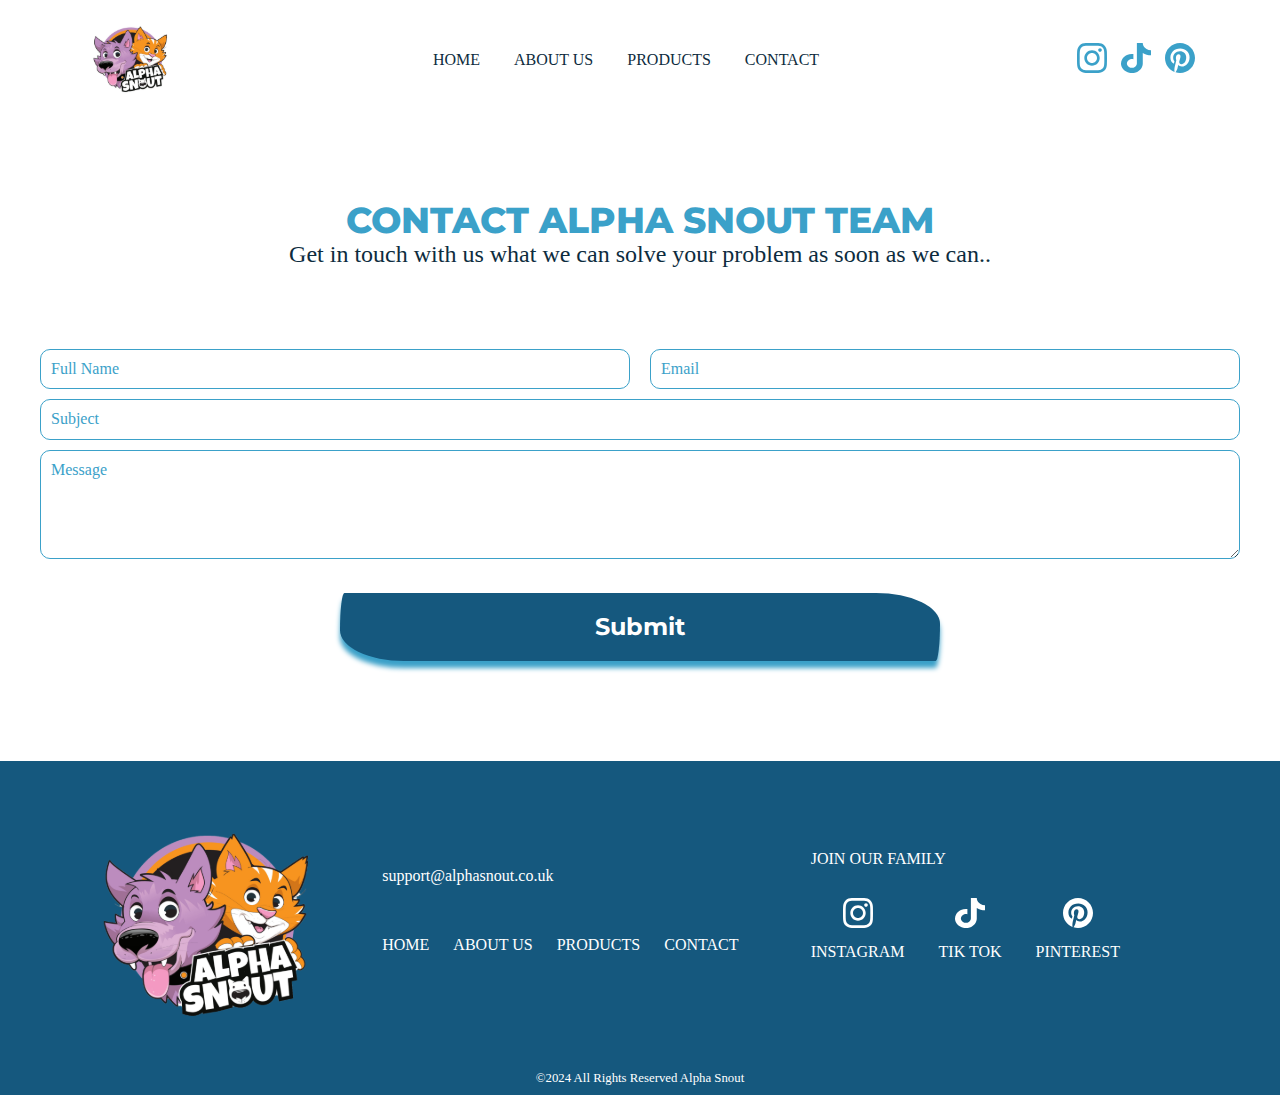
<file: pages/contact.html>
<!DOCTYPE html>
<html lang="en">
  <head>
    <meta charset="UTF-8" />
    <meta name="viewport" content="width=device-width, initial-scale=1.0" />
    <title>Alpha Snout | Contact</title>
    <link rel="preconnect" href="https://fonts.googleapis.com" />
    <link rel="preconnect" href="https://fonts.gstatic.com" crossorigin />
    <link
      href="https://fonts.googleapis.com/css2?family=Inter:wght@400;700;800&display=swap"
      rel="stylesheet"
    />
    <link
      href="https://fonts.googleapis.com/css2?family=Luckiest+Guy&display=swap"
      rel="stylesheet"
    />
    <link
      href="https://fonts.googleapis.com/css2?family=Montserrat:wght@400;500;600;700;800&display=swap"
      rel="stylesheet"
    />
    <link rel="stylesheet" href="../shared.css" />
    <link rel="stylesheet" href="../normalize.css" />
    <link rel="stylesheet" href="contact.css" />
    <link
      rel="icon"
      href="../assets/alpha snout logo copy 2.png"
      type="image/x-icon"
    />
  </head>

  <body>
    <header class="header">
      <div class="logo">
        <a href="index.html">
          <img
            class="header-logo"
            src="../assets/logo footer.svg"
            alt="Website Logo"
          />
        </a>
      </div>
      <nav class="header-nav">
        <ul class="header-ul">
          <li class="header-li"><a href="../index.html">Home</a></li>
          <li class="header-li"><a href="about.html">About Us</a></li>
          <li class="header-li"><a href="products.html">Products</a></li>
          <li class="header-li"><a href="contact.html">Contact</a></li>
        </ul>

        <div class="hamburger">
          <span class="bar"></span>
          <span class="bar"></span>
          <span class="bar"></span>
        </div>
      </nav>
      <div class="social-icons">
        <a
          href="https://www.instagram.com/alphasnout"
          target="_blank"
          rel="noopener noreferrer"
        >
          <svg
            width="30"
            height="30"
            viewBox="0 0 30 30"
            fill="none"
            xmlns="http://www.w3.org/2000/svg"
          >
            <path
              id="Vector"
              d="M15.0033 7.30838C10.7468 7.30838 7.31344 10.7425 7.31344 15C7.31344 19.2575 10.7468 22.6916 15.0033 22.6916C19.2599 22.6916 22.6933 19.2575 22.6933 15C22.6933 10.7425 19.2599 7.30838 15.0033 7.30838ZM15.0033 20.0006C12.2527 20.0006 10.0039 17.758 10.0039 15C10.0039 12.242 12.246 9.99944 15.0033 9.99944C17.7607 9.99944 20.0028 12.242 20.0028 15C20.0028 17.758 17.754 20.0006 15.0033 20.0006ZM24.8015 6.99375C24.8015 7.99119 23.9983 8.7878 23.0078 8.7878C22.0106 8.7878 21.2142 7.98449 21.2142 6.99375C21.2142 6.00301 22.0173 5.19971 23.0078 5.19971C23.9983 5.19971 24.8015 6.00301 24.8015 6.99375ZM29.8946 8.81457C29.7808 6.41136 29.232 4.28261 27.4718 2.52873C25.7184 0.774852 23.5901 0.225929 21.1874 0.105433C18.7111 -0.0351445 11.2889 -0.0351445 8.8126 0.105433C6.41662 0.219235 4.28834 0.768158 2.52817 2.52203C0.767987 4.27591 0.225878 6.40466 0.10541 8.80788C-0.0351366 11.2847 -0.0351366 18.7086 0.10541 21.1854C0.219186 23.5886 0.767987 25.7174 2.52817 27.4713C4.28834 29.2251 6.40993 29.7741 8.8126 29.8946C11.2889 30.0351 18.7111 30.0351 21.1874 29.8946C23.5901 29.7808 25.7184 29.2318 27.4718 27.4713C29.2253 25.7174 29.7741 23.5886 29.8946 21.1854C30.0351 18.7086 30.0351 11.2914 29.8946 8.81457ZM26.6955 23.843C26.1735 25.1551 25.1629 26.1659 23.8444 26.6947C21.8701 27.478 17.1852 27.2972 15.0033 27.2972C12.8215 27.2972 8.12995 27.4713 6.1623 26.6947C4.85053 26.1726 3.83993 25.1618 3.31121 23.843C2.52817 21.8682 2.70887 17.1823 2.70887 15C2.70887 12.8177 2.53486 8.12507 3.31121 6.15698C3.83324 4.84492 4.84384 3.8341 6.1623 3.30525C8.13664 2.52203 12.8215 2.70278 15.0033 2.70278C17.1852 2.70278 21.8767 2.52873 23.8444 3.30525C25.1562 3.8274 26.1668 4.83822 26.6955 6.15698C27.4785 8.13176 27.2978 12.8177 27.2978 15C27.2978 17.1823 27.4785 21.8749 26.6955 23.843Z"
              fill="#3BA1C9"
            />
          </svg>
        </a>

        <a
          href="https://www.tiktok.com/alphasnout"
          target="_blank"
          rel="noopener noreferrer"
        >
          <svg
            width="30"
            height="30"
            viewBox="0 0 30 30"
            fill="none"
            xmlns="http://www.w3.org/2000/svg"
          >
            <path
              id="tik tok"
              d="M30 12.3025C27.051 12.3087 24.1744 11.504 21.7764 10.0021V20.4767C21.7756 22.4167 21.0979 24.3102 19.8339 25.9041C18.57 27.498 16.78 28.7163 14.7033 29.396C12.6267 30.0758 10.3623 30.1846 8.21306 29.708C6.0638 29.2313 4.13208 28.1919 2.67619 26.7288C1.22029 25.2656 0.309628 23.4484 0.0659603 21.5201C-0.177707 19.5919 0.257237 17.6445 1.31263 15.9384C2.36803 14.2323 3.99358 12.8487 5.97191 11.9728C7.95024 11.0968 10.1871 10.7702 12.3833 11.0366V16.3049C11.3783 16.0283 10.2991 16.0366 9.29985 16.3287C8.30059 16.6208 7.43236 17.1816 6.81914 17.9312C6.20592 18.6808 5.87908 19.5807 5.88528 20.5025C5.89149 21.4243 6.23043 22.3208 6.85369 23.064C7.47696 23.8072 8.35268 24.3591 9.35581 24.6409C10.3589 24.9226 11.4381 24.9198 12.4393 24.6329C13.4405 24.3459 14.3125 23.7895 14.9308 23.0431C15.549 22.2967 15.8819 21.3985 15.8818 20.4767V0H21.7764C21.7723 0.435544 21.814 0.870494 21.901 1.29935C22.1058 2.25671 22.5317 3.16745 23.1526 3.97585C23.7735 4.78425 24.5764 5.47333 25.5121 6.00093C26.8433 6.7711 28.4041 7.1816 30 7.18131V12.3025Z"
              fill="#3BA1C9"
            />
          </svg>
        </a>

        <a
          href="https://www.pinterest.com/alphasnout"
          target="_blank"
          rel="noopener noreferrer"
        >
          <svg
            width="30"
            height="30"
            viewBox="0 0 30 30"
            fill="none"
            xmlns="http://www.w3.org/2000/svg"
          >
            <path
              id="pinterest"
              d="M30 15C30 23.2863 23.2863 30 15 30C13.4516 30 11.9637 29.7641 10.5605 29.3286C11.1714 28.3306 12.0847 26.6976 12.4234 25.3972C12.6048 24.6956 13.3548 21.8286 13.3548 21.8286C13.8448 22.7601 15.2722 23.5524 16.7903 23.5524C21.3145 23.5524 24.5746 19.3911 24.5746 14.2198C24.5746 9.26613 20.5282 5.55847 15.3266 5.55847C8.85484 5.55847 5.41331 9.90121 5.41331 14.6371C5.41331 16.8387 6.58669 19.5786 8.45565 20.4496C8.73992 20.5827 8.89113 20.5222 8.95766 20.25C9.00605 20.0444 9.26008 19.0222 9.375 18.5504C9.41129 18.3992 9.39314 18.2661 9.27218 18.121C8.66129 17.3649 8.16532 15.9859 8.16532 14.6976C8.16532 11.3891 10.6694 8.18952 14.9395 8.18952C18.623 8.18952 21.2056 10.6996 21.2056 14.2923C21.2056 18.3508 19.1552 21.1633 16.4879 21.1633C15.0181 21.1633 13.9113 19.9476 14.2681 18.4536C14.6915 16.6694 15.5081 14.746 15.5081 13.4577C15.5081 12.3085 14.8911 11.3468 13.6089 11.3468C12.1028 11.3468 10.8931 12.9012 10.8931 14.9879C10.8931 16.3185 11.3407 17.2137 11.3407 17.2137C11.3407 17.2137 9.85887 23.4919 9.58669 24.6653C9.28427 25.9597 9.40524 27.7863 9.53226 28.9718C3.95565 26.7883 0 21.3569 0 15C0 6.71371 6.71371 0 15 0C23.2863 0 30 6.71371 30 15Z"
              fill="#3BA1C9"
            />
          </svg>
        </a>
      </div>
    </header>
    <main class="contact-main">
      <section class="section-space contact">
        <h3 class="h1-component contact-h1">Contact alpha snout team</h3>
        <p class="contact-p">
          Get in touch with us what we can solve your problem as soon as we
          can..
        </p>

        <form action="#" class="form">
          <div class="contact-div">
            <div class="field-group">
              <label for="firstName" class="label label-firstName"></label>
              <input
                type="text"
                id="firstName"
                class="contact-input contact-input-name"
                required
                placeholder="Full Name"
              />
              <img
                src="../assets/icon-error.svg"
                class="error-icon"
                alt="error-img"
              />
              <p class="error-text">"Full Name" cannot be empty</p>
            </div>

            <div class="field-group">
              <label for="email" class="label label-email"></label>
              <input
                type="email"
                id="email"
                class="contact-input contact-input-email"
                required
                placeholder="Email"
              />
              <img
                src="../assets/icon-error.svg"
                class="error-icon"
                alt="error-img"
              />
              <p class="error-text">"Email" cannot be empty</p>
              <p class="error-text-mail">"This is not valid Email"</p>
            </div>
          </div>

          <div class="field-group">
            <label for="subject" class="label label-subject"></label>
            <input
              type="text"
              id="subject"
              class="contact-input"
              required
              placeholder="Subject"
            />
            <img
              src="../assets/icon-error.svg"
              class="error-icon"
              alt="error-img"
            />
            <p class="error-text">"Subject" cannot be empty</p>
          </div>

          <div class="field-group">
            <label for="message" class="label label-message"></label>
            <textarea
              name="message"
              id="message"
              class="contact-input"
              placeholder="Message"
            ></textarea>
            <img
              src="../assets/icon-error.svg"
              class="error-icon"
              alt="error-img"
            />
            <p class="error-text">"Message" cannot be empty</p>
          </div>

          <button type="submit" class="button contact-button">Submit</button>
        </form>
      </section>
    </main>

    <footer>
      <div class="footer">
        <img
          class="footer-img-logo"
          src="../assets/logo footer.svg"
          alt="alpha snout smart dog chat"
        />
        <div class="footer-div-navbar-mail">
          <a class="footer-email" href="mailto:support@alphasnout.co.uk"
            >support@alphasnout.co.uk</a
          >
          <nav class="footer-nav">
            <ul class="footer-ul">
              <li class="footer-li">
                <a class="footer-li-a" href="../index.html">HOME</a>
              </li>
              <li class="footer-li">
                <a class="footer-li-a" href="about.html">ABOUT US</a>
              </li>
              <li class="footer-li">
                <a class="footer-li-a" href="products.html">PRODUCTS</a>
              </li>
              <li class="footer-li">
                <a class="footer-li-a" href="contact.html">CONTACT</a>
              </li>
            </ul>
          </nav>
        </div>

        <div class="footer-div-join-family">
          <p class="footer-div-join-family-p">JOIN OUR FAMILY</p>

          <div class="footer-div-socials">
            <a
              class="footer-div-socials-a"
              href="https://www.instagram.com/alphasnout"
            >
              <img
                class="footer-social-icon"
                src="../assets/ig icon footer .svg"
                alt="alphasnout instagram"
              />
              <p class="footer-div-socials-p">INSTAGRAM</p>
            </a>
          </div>

          <div class="footer-div-socials">
            <a
              class="footer-div-socials-a"
              href="https://www.tiktok.com/alphasnout"
            >
              <img
                class="footer-social-icon"
                src="../assets/tik tok icon footer .svg"
                alt="alpha snout tik tok"
              />
              <p class="footer-div-socials-p">TIK TOK</p>
            </a>
          </div>

          <div class="footer-div-socials">
            <a
              class="footer-div-socials-a"
              href="https://www.pinterest.com/alphasnout"
            >
              <img
                class="footer-social-icon"
                src="../assets/pinterest icon footer .svg"
                alt="alpha snout pinterest"
              />
              <p class="footer-div-socials-p">PINTEREST</p>
            </a>
          </div>
        </div>
      </div>
      <small class="footer-copy"
        >&copy;2024 All Rights Reserved Alpha Snout</small
      >
    </footer>
    <script src="../js/script.js"></script>
    <script>
      const form = document.querySelector("form");
      const submit = document.querySelector(".contact-button");
      const inputs = document.querySelectorAll(".contact-input");
      const errorText = document.querySelector(".error-text");
      const errorTextMail = document.querySelector(".error-text-mail");

      submit.addEventListener("click", e => {
        e.preventDefault();
        inputs.forEach(input => {
          if (!input.value) {
            input.parentElement.classList.add("error");
          } else if (input.value) {
            input.parentElement.classList.remove("error");
          }
        });
      });

      submit.addEventListener("click", e => {
        e.preventDefault();
        inputs.forEach(input => {
          if (input.type === "email") {
            if (!validateEmail(input.value) && input.value) {
              input.parentElement.classList.add("error-mail");
            } else {
              input.parentElement.classList.remove("error-mail");
            }
          }
        });
      });

      function validateEmail(email) {
        const re =
          /^(([^<>()\[\]\\.,;:\s@"]+(\.[^<>()\[\]\\.,;:\s@"]+)*)|(".+"))@((\[[0-9]{1,3}\.[0-9]{1,3}\.[0-9]{1,3}\.[0-9]{1,3}\])|(([a-zA-Z\-0-9]+\.)+[a-zA-Z]{2,}))$/;
        return re.test(String(email).toLowerCase());
      }
    </script>
  </body>
</html>
</file>
<file: shared.css>
* {
  box-sizing: border-box;
  margin: 0;
  padding: 0;
  font: inherit;
}

:root {
  --primary-color: #3ba1c9;
  --secondary-color: #15587e;
  --text-color: #0d2c3e;
}

body {
  color: var(--text-color);
}

main {
  min-height: calc(100vh - 7.5rem - 18.75rem - 2.375rem);
}

/*Components */

.section-space {
  margin: 3.125rem 5rem;
}

.h3-component {
  color: var(--secondary-color);
  font-family: "Luckiest Guy", sans-serif;
  font-size: 2.25rem;
  font-weight: 400;
  text-transform: uppercase;
}

.h1-component {
  color: var(--primary-color);
  font-family: "Montserrat", sans-serif;
  font-size: clamp(2rem, 2.25rem, 5rem);
  font-weight: 800;
  text-transform: uppercase;
}

.button {
  border: none;
  padding: 1.25rem 2.5rem 1.25rem 2.5rem;
  box-shadow: 0 0.4375rem 0.3125rem var(--primary-color);
  border-radius: 1rem 14.5625rem / 8.5rem 7rem;
  color: white;
  text-align: center;
  font-family: "Montserrat", sans-serif;
  background-color: var(--secondary-color);
  font-size: 1.5rem;
  font-weight: 700;
  cursor: pointer;
  text-decoration: none;
}

.button:hover {
  background-color: var(--primary-color);
}

/*Components */

::selection {
  /* Page highlight text effect */
  background-color: var(--text-color);
  color: #ffffff;
}

::-moz-selection {
  background-color: var(--text-color);
  color: #ffffff;
}

/* HEADER START */

.header {
  display: flex;
  justify-content: space-between;
  align-items: center;
  margin: 0 5rem;
  height: 7.5rem;
}

.header-logo {
  max-width: 5.625rem;
}

.header-li {
  display: inline-block;
  padding: 0.625rem;
}

.header a {
  text-decoration: none;
  color: inherit;
  padding: 0.3125rem;
  text-transform: uppercase;
}

.header-li:hover {
  color: var(--primary-color);
  text-decoration: underline;
}

.social-icons a:hover {
  filter: invert(100%) sepia(0%) saturate(1%) hue-rotate(161deg)
    brightness(104%) contrast(101%);
}

.hamburger {
  display: none;
  cursor: pointer;
}

.bar {
  display: block;
  width: 1.5625rem;
  height: 0.1875rem;
  margin: 0.3125rem auto;
  -webkit-transition: all 0.3 ease-in-out;
  transition: all 0.3 ease-in-out;
  background-color: rgb(0, 0, 0);
  color: black;
}

/* HEADER FINISH */

/* TESTIMONIALS START */

.testimonials-h3,
.testimonials-h1 {
  text-align: center;
}

.svg-icon {
  height: 3.125rem;
  width: 3.125rem;
  padding: 0;
  margin: 0;
  cursor: pointer;
}

.svg-icon:hover {
  fill: var(--primary-color);
}

.testimonials-container {
  display: flex;
  align-items: center;
  flex-wrap: wrap;
  justify-content: center;
  gap: 1.25rem;
}

.testimonials-box {
  flex: 1 0 20%;
  margin: 1.25rem;
  display: flex;
  flex-direction: column;

  min-width: 17.8125rem;
  max-width: 18.75rem;
  gap: 0.625rem;
  border-radius: 0.9247rem;
  text-align: center;
  min-height: 28rem;
  padding: 2.25rem;
  outline: 0.25rem solid var(--secondary-color);
  transition: outline 0.3s ease-out, transform 0.3s ease-out;
  overflow: hidden;
}

.testimonials-box:hover {
  outline: 0.25rem solid var(--primary-color);
  transform: scale(1.1);
}

.testimonials-img-quotes {
  height: auto;
  max-width: 5.625rem;
  margin: 0 auto;
}

.testimonials-p {
  margin-top: 2.5rem;
}

.testimonials-svg-stars {
  margin: 0 auto;
  margin-bottom: 0.625rem;
}

.testimonials-div-stars-name {
  margin-top: auto;
}

/* TESTIMONIALS FINISH */

/* FOOTER START */

.footer {
  display: flex;
  align-items: center;
  vertical-align: middle;
  justify-content: space-between;
  background-color: var(--secondary-color);
  color: white;
  padding: 2.5rem 5rem 1.25rem 5rem;
}

.footer-email,
.footer-li-a {
  color: white;
  text-decoration: none;
}

.footer-li-a:hover,
.footer-li-a:active,
.footer-li-a:focus {
  filter: invert(100%) sepia(16%) saturate(3518%) hue-rotate(182deg)
    brightness(118%) contrast(98%);
}

.footer-email {
  padding-right: 12.5rem;
}

.footer-li {
  list-style: none;
  display: inline-block;
  padding: 3.125rem 1.25rem 1.25rem 0;
}

.footer-div-join-family {
  margin-right: 3.125rem;
}

.footer-div-socials {
  display: inline-block;
  text-align: center;
  padding: 1.875rem 1.875rem 1.875rem 0;
}

.footer-div-socials-a {
  text-decoration: none;
  color: white;
}

.footer-div-socials-a:hover {
  filter: invert(100%) sepia(16%) saturate(3518%) hue-rotate(182deg)
    brightness(118%) contrast(98%);
}

.footer-div-socials-p {
  margin-top: 0.625rem;
}

.footer-copy {
  background-color: var(--secondary-color);
  display: flex;
  color: white;
  text-align: center;
  justify-content: center;
  padding: 0.625rem 0;
}
/* FOOTER FINISH */

@media screen and (max-width: 78.1em) {
  /* 1249px */
  .footer-div-socials {
    padding: 0;
  }

  .footer {
    padding: 0;
  }

  .footer-div-join-family-p {
    margin-bottom: 1.25rem;
  }
}

@media screen and (max-width: 55.5rem) {
  /* 888px */
  /*  HEADER*/
  .social-icons {
    display: none;
  }

  .header {
    margin: 0 0.625rem;
  }

  .header-ul {
    position: absolute;
    left: -100%;
    top: 8rem;
    gap: 0;
    display: block;
    background-color: var(--primary-color);
    width: 100%;
    text-align: center;
    transition: 0.3s;
  }

  .header-ul.active {
    left: 0;
  }

  .header-li {
    margin: 1rem 0;
    color: white;
  }

  .hamburger {
    display: block;
  }

  .hamburger.active .bar:nth-child(2) {
    opacity: 0;
  }

  .hamburger.active .bar:nth-child(1) {
    transform: translateY(0.5rem) rotate(45deg);
  }

  .hamburger.active .bar:nth-child(3) {
    transform: translateY(-0.5rem) rotate(-45deg);
  }

  /* HEADER*/

  /* TESTIMONIALS */

  .testimonials {
    margin: 0 1.25rem;
  }

  .testimonials-h1,
  .testimonials-h3 {
    text-align: left;
  }

  .testimonials-h1 {
    font-size: 1.5rem;
  }

  .svg-icon {
    display: none;
  }

  .testimonials-box {
    margin-left: auto;
    margin-right: auto;
  }

  /* TESTIMONIALS */

  /* FOOTER */
  .footer {
    flex-direction: column;
    padding: 0 0.625rem;
  }

  .footer-img-logo {
    max-width: 9.375rem;
    align-self: center;
  }

  .footer-div-join-family {
    margin: 2.1875rem 0;
  }

  .footer-social-icon {
    padding-top: 1.25rem;
    margin-top: 1.25rem;
  }

  .footer-li {
    padding: 0;
    font-size: 1rem;
  }

  .footer-div-navbar-mail {
    margin: 1.875rem 0;
    line-height: 2;
    align-self: center;
  }

  .footer-ul {
    padding: 0;
    margin: 0;
  }

  .footer-email {
    margin-bottom: 3.125rem;
    padding: 2.8125rem;
  }

  .footer-div-socials-p {
    font-size: 0.9rem;
  }
  /* FOOTER */
}
</file>
<file: styles.css>
:root {
}

/* JUMBOTRON START */

.jumbotron {
  display: flex;
  margin: 6.25rem 5rem 0 5rem;
  gap: 3.125rem;
}

.jumbotron-left {
  flex: 0 1 50%;
}

.jumbotron-right {
  flex: 0 1 50%;
}

.picture__home__pomerian {
  height: auto;
  width: 100%;
}

.jumbotron-h1 {
  color: #3ba1c9;
  font-family: "Luckiest Guy", sans-serif;
  font-size: clamp(1.7rem, 5vw, 5rem);
  font-weight: 400;
  line-height: 5.75rem;
  text-transform: uppercase;
  margin-bottom: 1.875rem;
}

.jumbotron-paragraph {
  font-size: 1.3rem;
  margin-bottom: 3.75rem;
}

.jumbotron-atag {
  margin-left: 1.25rem;
  text-decoration: none;
  color: #15587e;
}

.jumbotron-atag:hover {
  color: black;
}

/* JUMBOTRON FINISH */

/* HOTSELLING START */
.hotselling {
  margin: 5rem;
  display: flex;
  align-items: center;
}

.hotselling-left {
  flex: 2;
}

.hotselling-right {
  flex: 1;
}

.hotselling-p {
  color: var(--text-color);
  font-family: "Inter", sans-serif;
  font-size: 1.5rem;
  font-weight: 400;
  padding-bottom: 3.125rem;
}

.hotselling-image {
  height: auto;
  width: 100%;
}

/* HOTSELLING FINISH */

@media screen and (max-width: 55.5em) {
  /* JUMBOTRON */

  main,
  .header {
    padding: 0 0.625rem;
  }

  .picture__home__pomerian {
    margin-top: 7.4375rem;
  }

  .jumbotron {
    flex-direction: column;
    display: flex;
    margin: 0;
    gap: 0;
  }

  .jumbotron-h1 {
    line-height: 0;
  }

  .jumbotron-paragraph {
    margin-bottom: 1rem;
  }

  .jumbotron-button {
    font-size: 1rem;
  }

  .jumbotron-div-atags {
    margin: 3.125rem 0;
  }

  /* JUMBOTRON */

  /* HOT SELLING */

  .hotselling {
    margin: 5rem 0;
    flex-direction: column;
  }

  .hotselling-right {
    order: -1;
  }

  .hotselling h1 {
    font-size: 2rem;
    margin-top: 0;
  }

  .hotselling-p {
    font-size: 1.5rem;
    padding-bottom: 1.5625rem;
  }

  .hotselling-image {
    height: auto;
    width: 100%;
    order: -1;
  }

  .hotselling-button {
    font-size: 1rem;
    float: left;
  }
  /* HOT SELLING */

  /* TESTIMONIALS*/
}
</file>
<file: pages/about.css>
.about {
  display: flex;
  align-items: center;
  padding: 0.625rem 5rem;
  vertical-align: middle;
}

.about-left {
  padding: 5rem 3.875rem 5rem 5rem;
}

.about-h1 {
  color: #3ba1c9;
  font-family: "Montserrat", sans-serif;
  font-size: 3.25rem;
  font-style: normal;
  font-weight: 800;
  line-height: normal;
}

.about-h2 {
  color: #15587e;
  font-family: "Luckiest Guy", sans-serif;
  font-size: 2.25rem;
  font-style: normal;
  font-weight: 400;
}

.about-p {
  padding-top: 3.125rem;
  color: #0d2c3e;
  font-family: "Inter", sans-serif;
  font-size: 1.5rem;
  font-style: normal;
  font-weight: 400;
}

.about-img {
  padding-right: 12.5rem;
}

@media screen and (max-width: 75em) {
  /* 1200px*/
  .about-img {
    display: none;
  }
}

@media screen and (max-width: 56.25em) {
  /* 900px*/
  .about {
    padding: 0;
  }
}

@media screen and (max-width: 37.5em) {
  /* 600px*/
  .about-left {
    padding: 5rem 1.25rem;
  }

  .about-h1 {
    margin-top: 6.25rem;
  }
}
</file>
<file: pages/contact.css>
.contact-main {
  display: flex;
  justify-content: center;
  align-items: center;
  min-width: 100vh;
}

.contact {
  margin: 5rem 1.25rem;
  max-width: 75rem; /* Added max-width for responsiveness */
  width: 100%;
}

.form {
  display: flex;
  flex-direction: column;
  gap: 0.625rem;
}

.contact-div {
  display: flex;
  gap: 1.25rem;
}

.contact-input {
  flex: 1;
}

.contact-h1 {
  text-align: center;
}

.contact-p {
  text-align: center;
  color: #0d2c3e;
  font-size: 1.5rem;
  margin-bottom: 5rem;
}

input,
textarea {
  border: 0.0625rem solid #3ba1c9;
  padding: 0.625rem;
  border-radius: 0.625rem;
  box-sizing: border-box;
  width: 100%;
}

textarea {
  padding-bottom: 3.75rem;
}

input::placeholder,
textarea::placeholder {
  color: #3ba1c9;
}

.contact-button {
  width: 50%;
  margin: 1.25rem auto;
}

/*FORM VALIDATION */

.error-text,
.error-icon,
.error-text-mail {
  display: none;
}

/* when error class added this happen to error text and error icon*/
.field-group.error .error-text,
.field-group.error .error-icon {
  display: block;
}

.field-group.error-mail .error-text-mail,
.field-group.error-mail .error-icon {
  display: block;
}

.field-group.error input,
.field-group.error textarea,
.field-group.error-mail input {
  border: 0.125rem solid red;
}

.field-group.error input::placeholder,
.field-group.error textarea::placeholder,
.field-group.error-mail input::placeholder {
  color: red;
}

.field-group {
  position: relative;
  flex: 1;
}

.error-icon {
  position: absolute;
  top: 0.5rem;
  right: 0.9rem;
}

.error-text,
.error-text-mail {
  color: red;
  text-align: right;
  font-size: 0.7rem;
  margin-block-start: 0.3125rem;
  font-style: italic;
}

@media screen and (max-width: 37.5em) {
  /* 600px */
  .contact-button {
    font-size: 1rem;
  }

  .contact-h1 {
    margin-top: 2rem;
  }

  .contact-p {
    margin-top: 3rem;
    margin-bottom: 3rem;
  }
}
</file>
